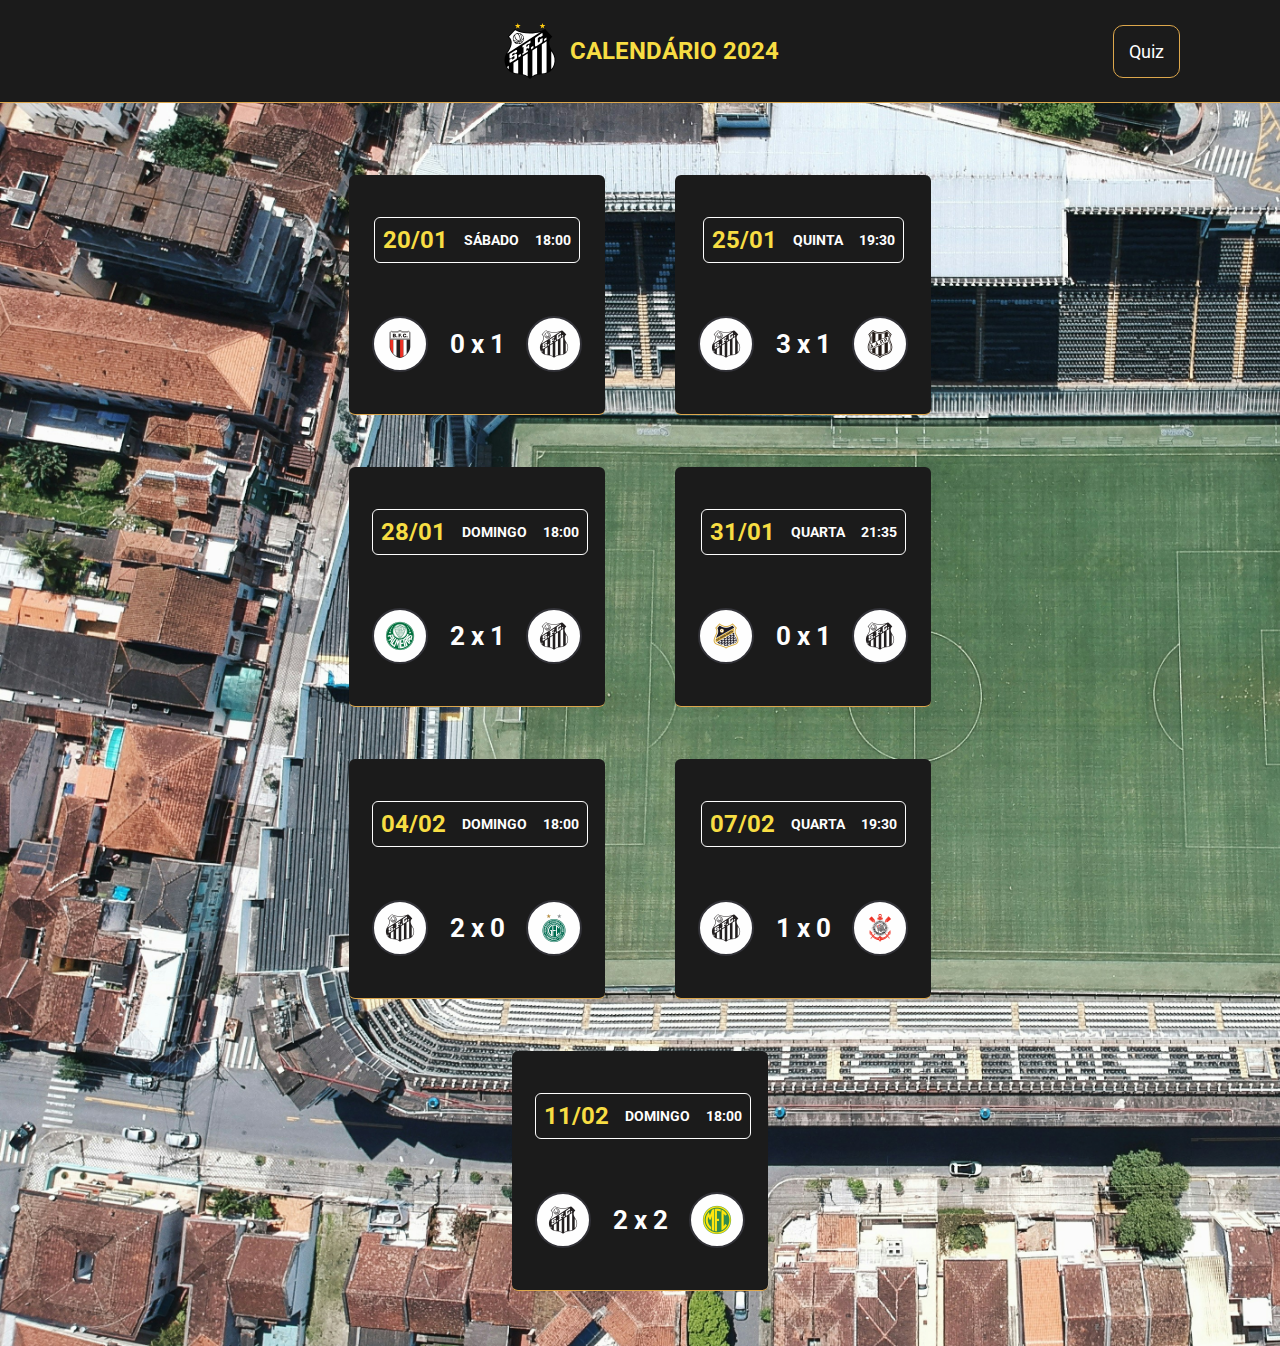
<file: index.html>
<!DOCTYPE html>
<html lang="pt-br">

<head>
    <meta charset="UTF-8">

    <meta name="viewport" content="width=device-width>, initial-scale=1.0">
    <link rel="stylesheet" href="./assets/css/styles.css">
    <link href="https://fonts.googleapis.com/css2?family=Roboto:wght@700;900&display=swap" rel="stylesheet">
    <link rel="shortcut icon" href="./assets/img/favicon-32x32.png" type="image/png" />
    <title>Calendário de Jogos - Santos Futebol Clube</title>
</head>

<body>
    <div id="app">
        <header>
            <div class="texto">
                <img src="./assets/img/santos.svg" alt="logo do Santos Futebol Clube">
                <h1>Calendário 2024</h1>
            </div>
            <div class="link-quiz">
                <a href="quiz.html" target="_blank">Quiz</a>
            </div>
        </header>
        <main id="cards">
        </main>
    </div>
    <script src="./assets/js/index.js"></script>
</body>

</html>
</file>
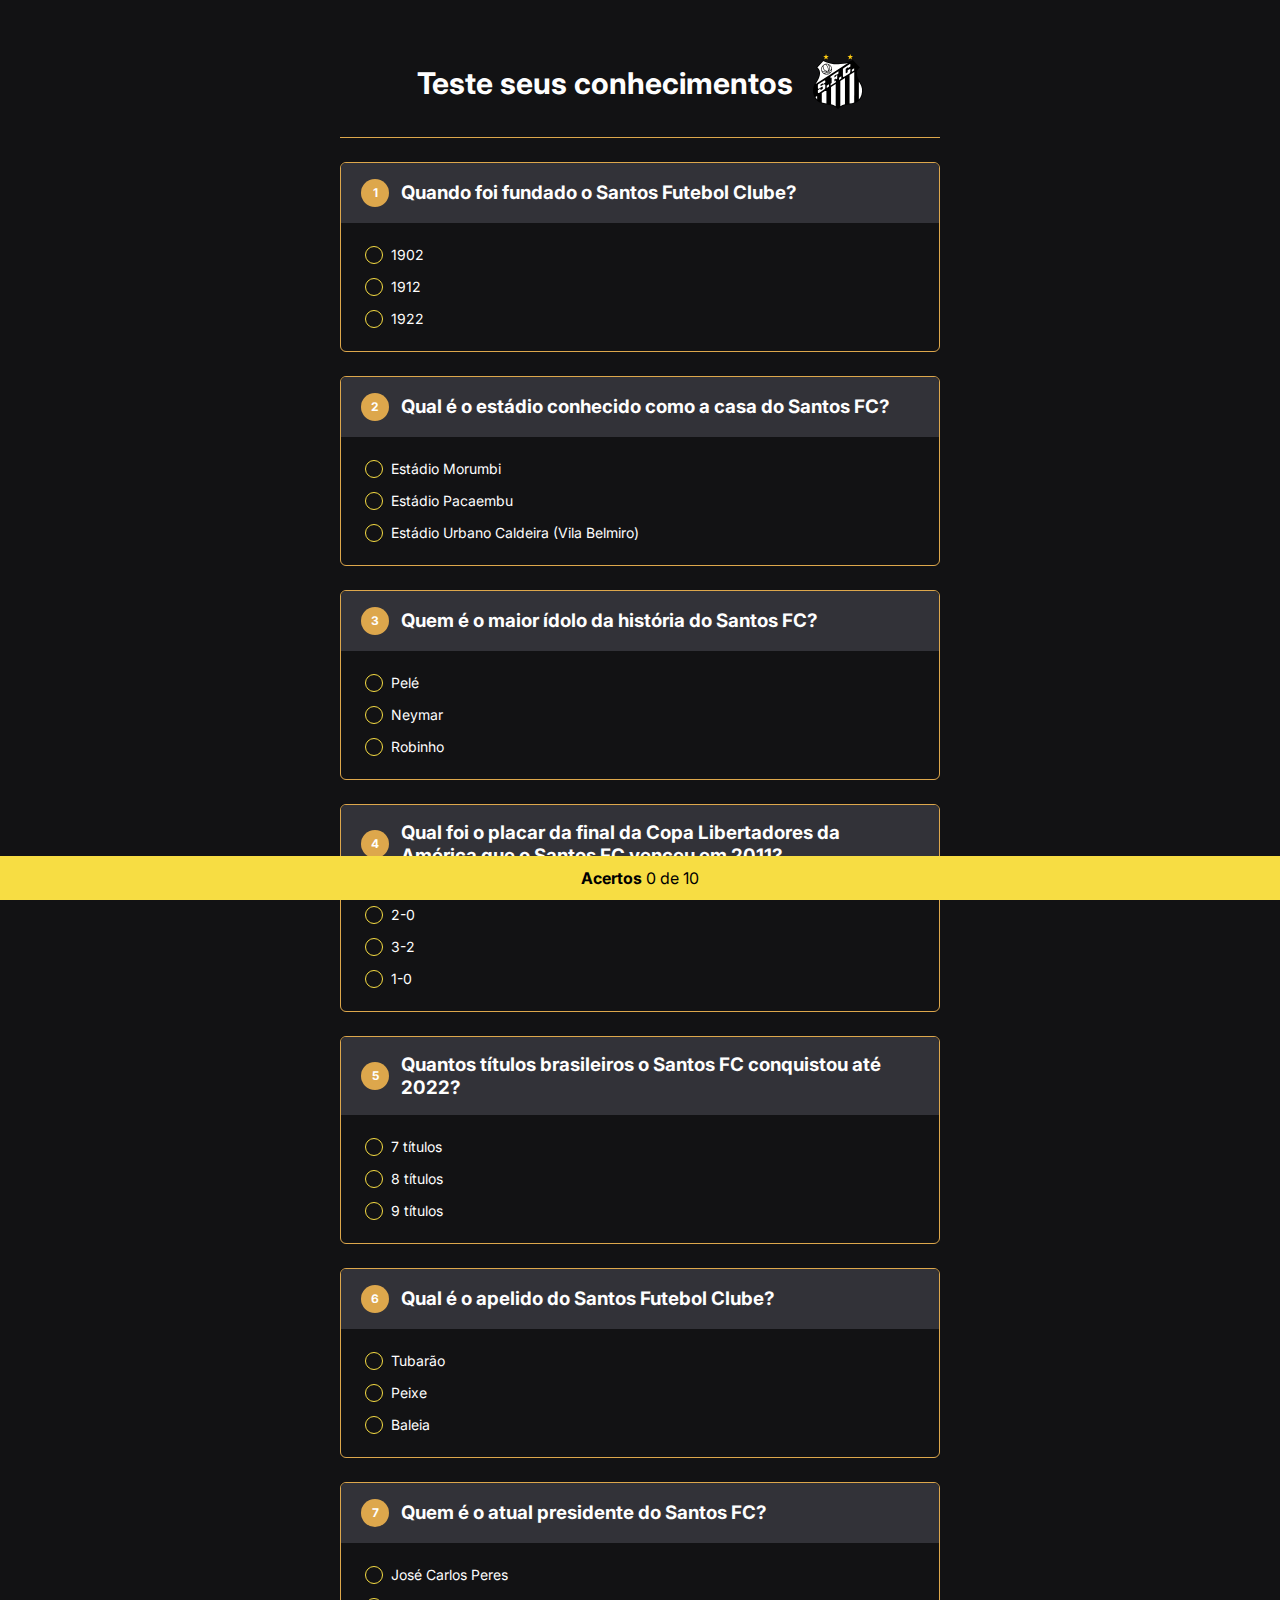
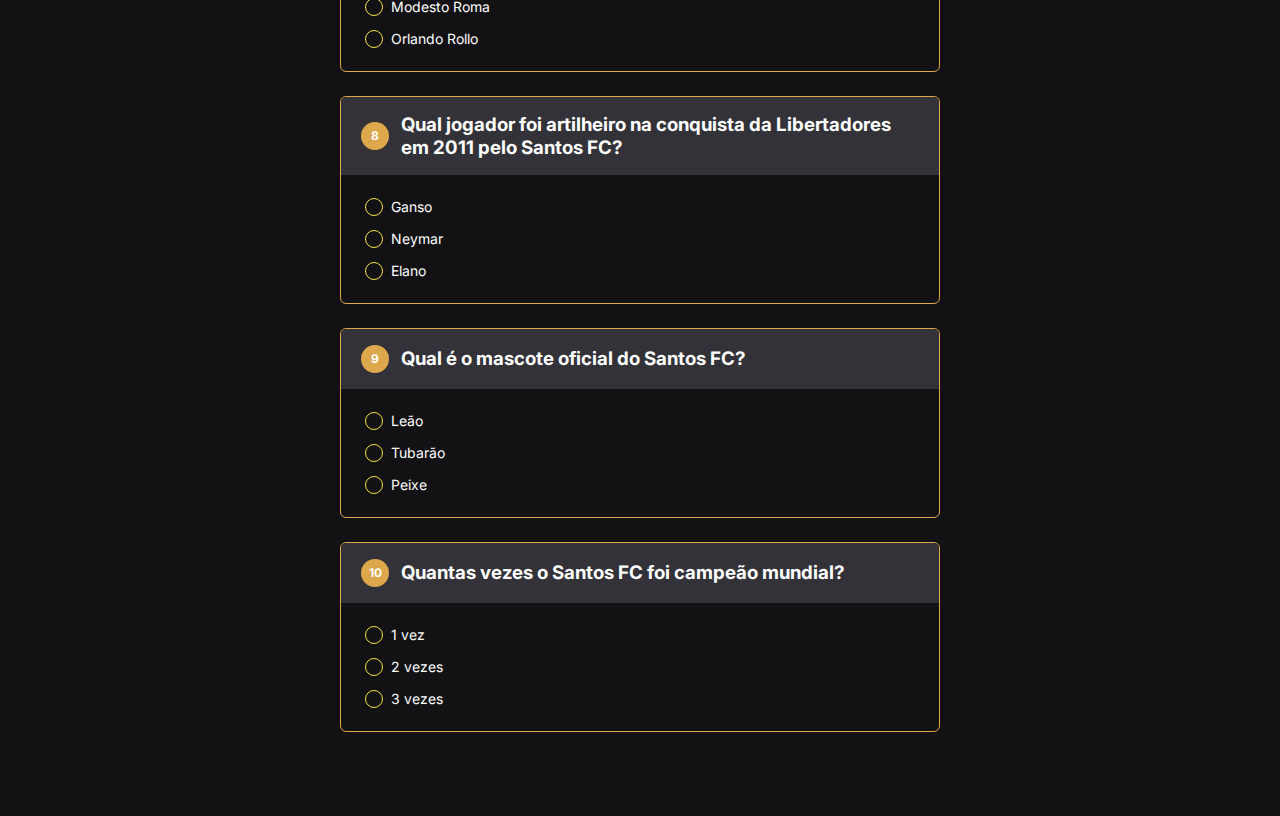
<file: quiz.html>
<!DOCTYPE html>
<html lang="en">

<head>
    <meta charset="UTF-8">
    <meta name="viewport" content="width=device-width, initial-scale=1.0">
    <link href="./assets/css/main.css" rel="stylesheet">
    <link rel="shortcut icon" href="./assets/img/favicon-32x32.png" type="image/png" />
    <title>Quiz Santos Futebol Clube</title>
</head>

<body>
    <main>
        <header>
            <h1>Teste seus conhecimentos</h1>
            <a href="index.html" target="_blank"> 
                <img src="./assets/img/santos.svg" width="50px" alt="logo do Santos Futebol Clube">
            </a>
        </header>
        <div id="quiz"></div>
        <template>
            <div id="container">
                <div class="quiz-item">
                    <h3>Pergunta 1</h3>
                    <dl>
                        <dt>
                            <input type="radio" name="item" value="0">
                            <span>Resposta</span>
                        </dt>
                    </dl>
                </div>
        </template>
    </main>

    <div id="acertos">
        <strong>Acertos</strong>
        <span>0 de 10</span>
    </div>
    <script src="./assets/js/quiz.js"></script>
</body>

</html>
</file>
<file: assets/css/styles.css>
* {
    margin: 0;
    padding: 0;
    box-sizing: border-box;
}

:root {
    --bg: #121214;
    --yellow: #DDA74C;
    --yellow-100: #F7DD43;
    --black: #1B1B1B;
    --black-opacity: #1B1B1B;
    --gray: #323238;
    --white: #FEFEFE;
}

ul {
    list-style: none;
}

body {
    background-color: var(--bg);
    background-image: url(../img/vila-belmiro.jpg);
    /* Foto de <a href="https://unsplash.com/pt-br/@gabrieluizramos?utm_
    content=creditCopyText&utm_medium=referral&utm_source=unsplash">Gabriel Ramos</a> */
    background-size: cover;
}

body * {
    font-family: 'Roboto', sans-serif;
}

#app {
    width: 100%;
    margin: 0 auto;
    margin-bottom: 55px;
}

header {
    padding: 23px;
    background-color: var(--black);
    border-bottom: 1px solid var(--yellow);
    margin-bottom: 72px;
}

header .texto {
    display: flex;
    align-items: center;
    justify-content: center;
}

header h1 {
    text-transform: uppercase;
    font-size: 24px;
    color: var(--yellow-100);
    margin-left: 12px;
}

.link-quiz a {
    color: var(--white);
    text-decoration: none;
    position: absolute;
    right: 100px;
    top: 25px;
    font-size: 18px;
    border: 1px solid var(--yellow);
    border-radius: 10px;
    padding: 15px;
}

.link-quiz a:hover {
    background-color: var(--yellow-100);
    color: var(--gray);
    border: 1px solid var(--white);
}

#cards {
    display: flex;
    flex-direction: column;
    gap: 52px;
    margin: 0 auto;
}

.card {
    padding: 42px 23px;
    text-align: center;
    background: var(--black);
    border-bottom: 1px solid var(--yellow);
    border-radius: 6px;
    width: 256px;
    margin: 0 auto;
}

.card h2 {
    color: var(--yellow-100);
    display: flex;
    gap: 16px;
    justify-content: center;
    align-items: center;
    padding: 8px 8px;
    border: 1px solid var(--white);
    border-radius: 6px;
    width: fit-content;
    margin-inline: auto;
    margin-bottom: 53px;
}

.card h2 span {
    color: var(--white);
    font-size: 14px;
    text-transform: uppercase;
}

.card ul {
    display: flex;
    flex-direction: column;
    gap: 24px;
    /* width: 210px; */
}

.card ul li {
    display: flex;
    align-items: center;
    justify-content: space-between;
}

.card ul li+li {
    padding-top: 24px;
    border-top: 1px solid var(--gray);
}

.card ul li strong {
    font-size: 900;
    font-size: 26px;
    line-height: 85%;
    color: var(--white);
}

.card h2:hover,
.card ul li strong:hover,
.card ul li img:hover {
    transform: scale(1.1);
}

.card h2,
.card ul li strong,
.card ul li img {
    transition: transform 0.5s;
}

.card ul li img {
    background-color: var(--white);
    padding: 10px;
    border-radius: 50%;
    border: 2px solid var(--gray);
}

img {
    box-sizing: border-box;
    width: 3.5rem;
    height: 3.5rem;
    /* background-color: var(--white); */
    /* border: 1px solid var(--white); */
}

/* .card ul li img {
    animation: appear .5s;
}

.card:nth-child(1) {
    animation-delay: 1s;
}

.card:nth-child(2) {
    animation-delay: 2s;
}

.card:nth-child(3) {
    animation-delay: 3s;
}

@keyframes appear {
    0% {
        opacity: 0;
    }

    100% {
        opacity: 1;
    }
} */

@media (min-width: 700px) {
    #cards {
        max-width: 600px;
        flex-direction: row;
        flex-wrap: wrap;
    }
}

@media (max-width: 768px) {
    .link-quiz a {
        position: inherit;
        display: flex;
        justify-content: center;
        margin: 20px;
    }
}
</file>
<file: assets/css/main.css>
@import url('https://fonts.googleapis.com/css2?family=Inter:wght@400;600;700&display=swap');

*, :root {
    margin: 0;
    padding: 0;
    box-sizing: border-box;

    font-family: 'Inter', sans-serif;
    font-synthesis: none;
    text-rendering: optimizeLegibility;
    -webkit-font-smoothing: antialiased;
    -moz-osx-font-smoothing: grayscale;
    -webkit-text-size-adjust: 100%;
}

:root {
    --bg: #121214;
    --yellow: #DDA74C;
    --yellow-100: #F7DD43;
    --black: #1B1B1B;
    --black-opacity: #1B1B1B;
    --gray: #323238;
    --white: #FEFEFE;
}

body {
    background-color: var(--bg);
}

main {
    padding: 20px;
    max-width: 640px;
    margin: 0 auto 64px;
}

header {
    margin-top: 34px;
    padding-bottom: 24px;
    border-bottom: 1px solid var(--yellow);
    display: flex;
    justify-content: center;
    align-items: center;
}

header h1 {
    font-size: 30px;
    color: var(--white);
    padding-right: 20px;
}

#quiz {
    counter-reset: quiz-item;
}

.quiz-item {
    margin-top: 24px;
    border: 1px solid var(--yellow);
    border-radius: 6px;

    overflow: hidden;
}

.quiz-item h3 {
    padding: 16px 20px;
    color: var(--white);

    display: flex;
    align-items: center;
    gap: 12px;
    background-color: var(--gray);
}

.quiz-item h3:before {
    counter-increment: quiz-item;
    content: counter(quiz-item);

    background: var(--yellow);
    width: 28px;
    height: 28px;
    font-size: 12px;
    border-radius: 50%;

    display: flex;
    align-items: center;
    justify-content: center;
    flex-shrink: 0;
}

.quiz-item dl {
    padding: 20px 24px;
    display: grid;
    gap: 8px;
}

.quiz-item dl dt {
    font-size: 14px;
    line-height: 24px;
    letter-spacing: 0;

    display: flex;
    align-items: center;
    gap: 8px;
    color: var(--white);
}

input {
    all: unset;
    border: 1px solid var(--yellow-100);
    width: 16px;
    height: 16px;

    border-radius: 50%;
    display: flex;
    align-items: center;
    justify-content: center;
    flex-shrink: 0;
}

input:checked {
    border: 1px solid var(--yellow);
}

input:checked:before {
    content: '';
    width: 10px;
    height: 10px;

    background-color: var(--yellow-100);
    border-radius: 50%;
}

#acertos {
    text-align: center;
    background-color: var(--yellow-100);

    position: fixed;
    bottom: 0;
    left: 0;

    width: 100%;
    padding: 12px;
}
</file>
